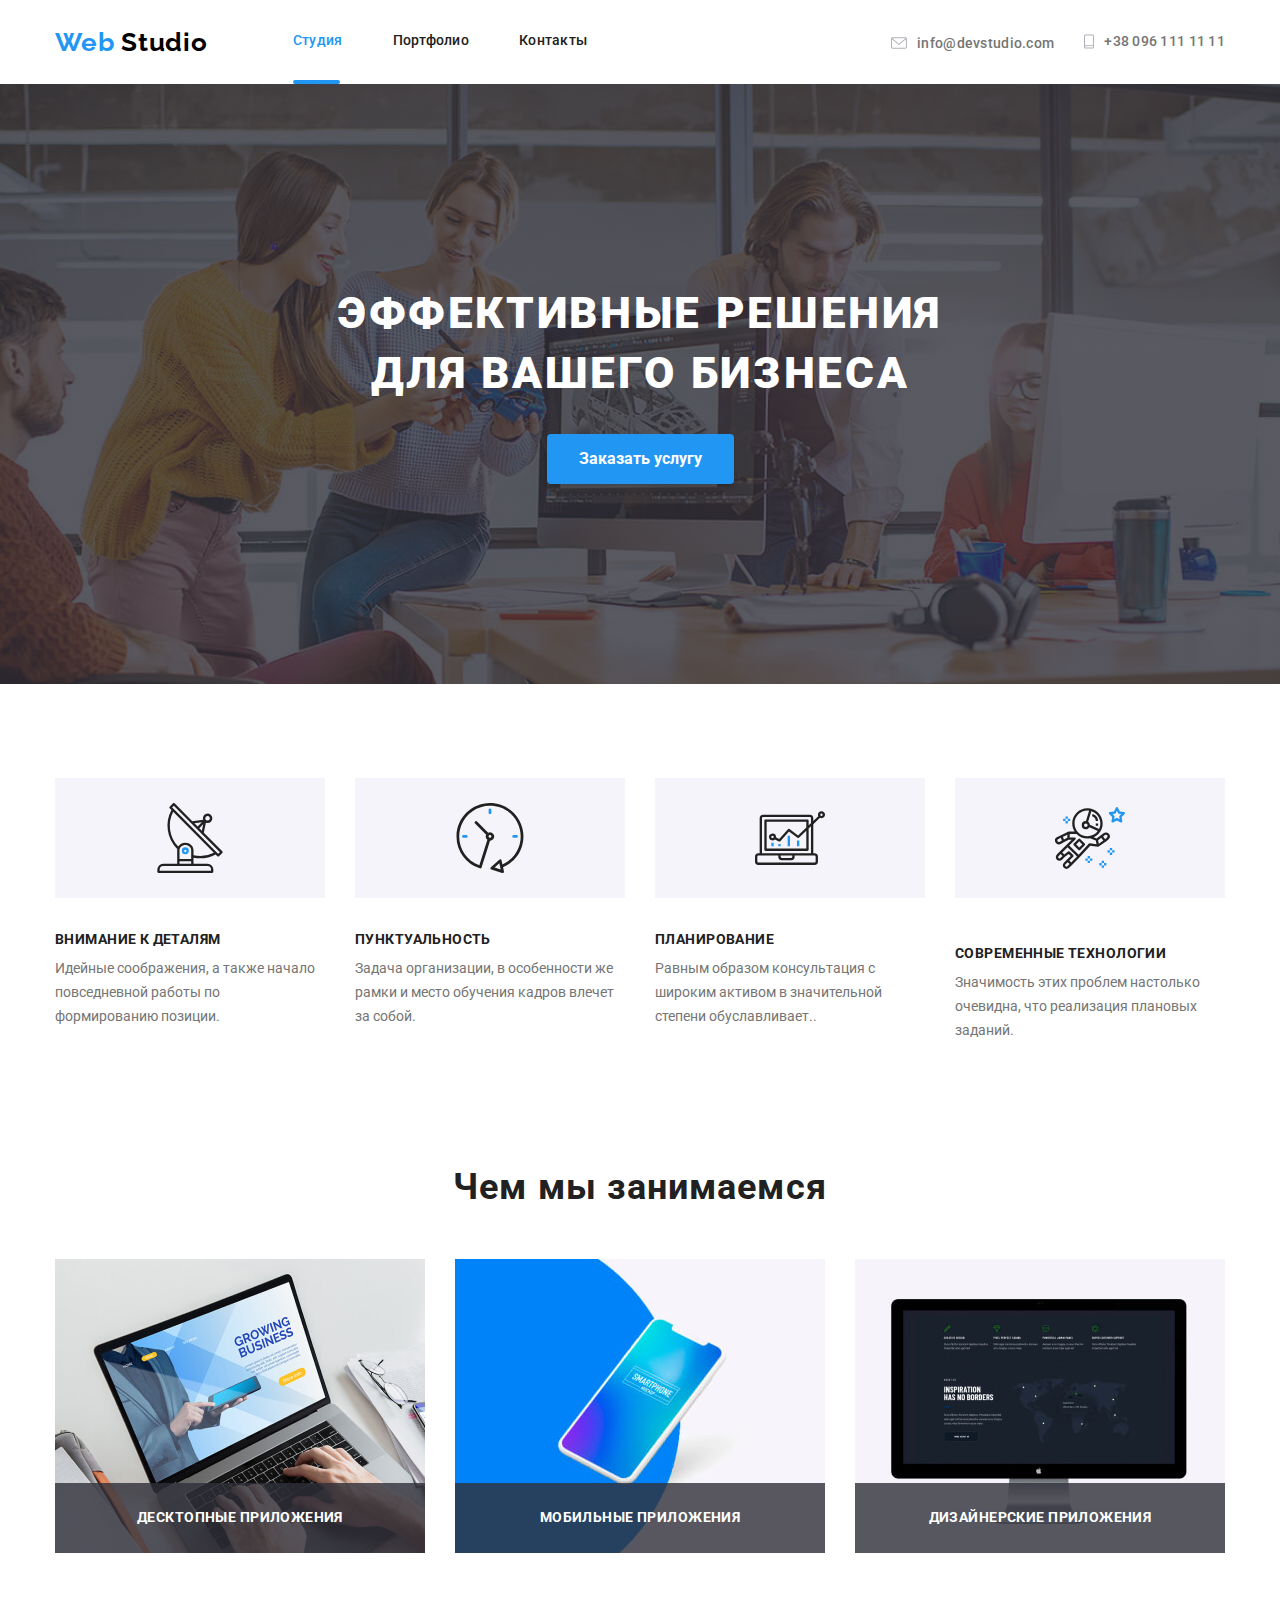
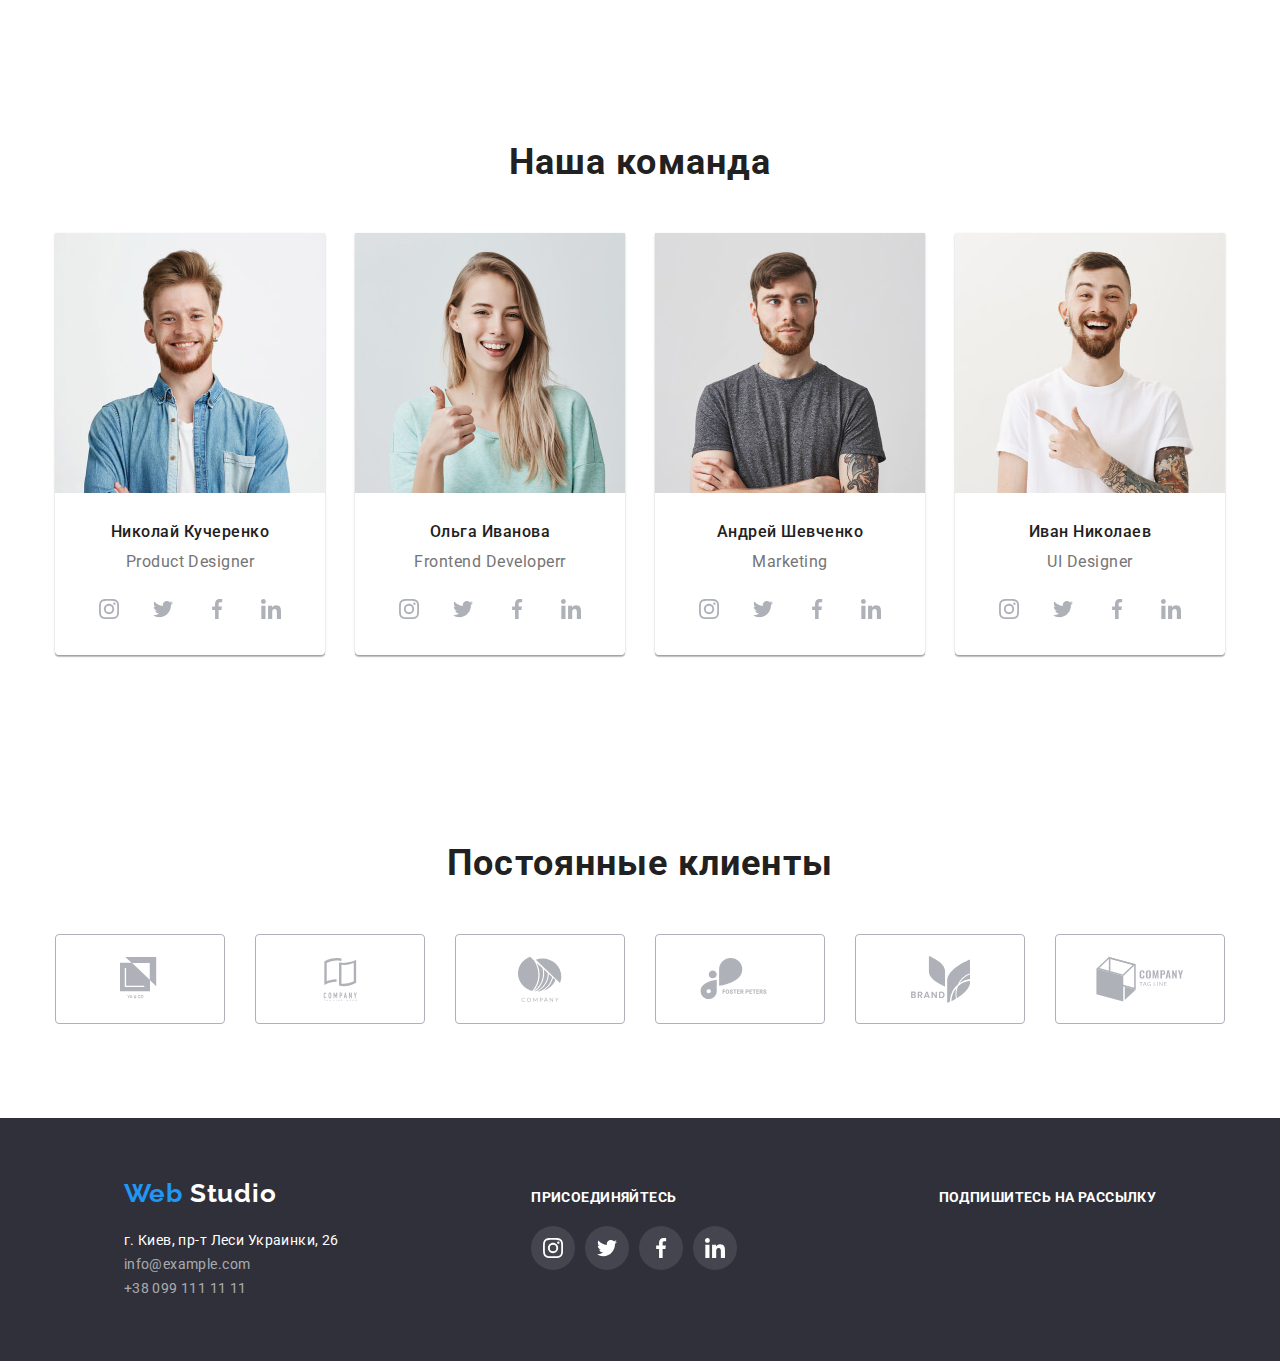
<file: index.html>
<!DOCTYPE html>
<html lang="ru">
  <head>
    <meta charset="UTF-8" />
    <meta name="viewport" content="width=device-width, initial-scale=1.0" />
    <title>WEB STUDIO</title>
    <link
      href="https://fonts.googleapis.com/css2?family=Raleway:wght@700&family=Roboto:wght@400;500;700&display=swap"
      rel="stylesheet"
    />
    <link rel="stylesheet" href="./css/normalize.css" />
    <link rel="stylesheet" href="./css/style.css" />
  </head>
  <body>
    <header class="header">
      <div class="container flex-header">
        <nav class="navigation">
          <a href="./index.html" class="logo link"><span>Web </span>Studio</a>
          <ul class="navigation-list">
            <li class="navigation-list-item studio list">
              <a class="navigation-list-link link current" href="./index.html"
                >Студия</a
              >
            </li>
            <li class="navigation-list-item list">
              <a class="navigation-list-link link" href="./portfolio.html"
                >Портфолио</a
              >
            </li>
            <li class="navigation-list-item list">
              <a class="navigation-list-link link" href="">Контакты</a>
            </li>
          </ul>
        </nav>
        <address class="header-adress">
          <ul class="header-adress-list list flex-container">
            <li class="header-adress-item list">
              <a
                class="header-adress-mail link"
                href="mailto:info@devstudio.com"
                ><svg class="header-adress-mail-svg" width="16" height="12">
                  <use href="./images/symbol-defs.svg#icon-envelope"></use>
                </svg>
                info@devstudio.com
              </a>
            </li>
            <li class="header-adress-item list">
              <a class="header-adress-tel link" href="tel:+38096111111"
                ><svg class="header-adress-mail-svg" width="10" height="15">
                  <use href="./images/symbol-defs.svg#icon-smartphone-1"></use>
                </svg>
                +38 096 111 11 11</a
              >
            </li>
          </ul>
        </address>
      </div>
    </header>
    <main>
      <!--------------------------------------HERO-------------------->
      <section class="hero">
        <div class="hero-text">
          <h1 class="hero-title">
            Эффективные решения <br />
            для вашего бизнеса
          </h1>
          <button class="main-button">Заказать услугу</button>
        </div>
      </section>
      <!--About Us-->
      <section class="about-us section">
        <div class="container">
          <ul class="about-us-list">
            <li class="about-us-item svg1 list">
              <h3 class="about-us-title title">Внимание к деталям</h3>
              <p class="about-us-description">
                Идейные соображения, а также начало повседневной работы по
                формированию позиции.
              </p>
            </li>
            <li class="about-us-item svg2 list">
              <h3 class="about-us-title title">Пунктуальность</h3>
              <p class="about-us-description">
                Задача организации, в особенности же рамки и место обучения
                кадров влечет за собой.
              </p>
            </li>
            <li class="about-us-item svg3 list">
              <h3 class="about-us-title title">Планирование</h3>
              <p class="about-us-description">
                Равным образом консультация с широким активом в значительной
                степени обуславливает..
              </p>
            </li>
            <li class="about-us-item svg4 list">
              <h3 class="about-us-title">Современные технологии</h3>
              <p class="about-us-description">
                Значимость этих проблем настолько очевидна, что реализация
                плановых заданий.
              </p>
            </li>
          </ul>
        </div>
      </section>
      <!----------------------offers-------------------------->
      <section class="offers section">
        <div class="container">
          <h2 class="offers-main-title">Чем мы занимаемся</h2>
          <ul class="offers-list">
            <li class="offers-list-item list">
              <img
                src="./images/pc.jpg"
                alt="desktop"
                width="370"
                height="294"
              />
              <h3 class="offers-title title">Десктопные приложения</h3>
            </li>
            <li class="offers-list-item list">
              <img
                src="./images/box.jpg"
                width="370"
                alt="mobile"
                height="294"
              />
              <h3 class="offers-title title title">Мобильные приложения</h3>
            </li>
            <li class="offers-list-item list">
              <img
                src="./images/pc2.jpg"
                alt="disign"
                width="370"
                height="294"
              />
              <h3 class="offers-title title">Дизайнерские приложения</h3>
            </li>
          </ul>
        </div>
      </section>
      <!--Our team-->
      <section class="ourteam section">
        <div class="container">
          <h2 class="ourteam-main-title">Наша команда</h2>
          <ul class="ourteam-list">
            <li class="ourteam-list-item list">
              <img
                class="ourteam-photo"
                src="./images/imgNikolay.jpg"
                alt="Николай Кучеренко"
                width="270"
                height="260"
              />
              <h3 class="ourteam-title title">Николай Кучеренко</h3>
              <p class="ourteam-text" lang="en">Product Designer</p>
              <ul class="social-links-list">
                <li class="social-links-item list">
                  <a
                    class="social-links link"
                    href=""
                    aria-label="иконка инстаграмм"
                  >
                    <svg class="social-links-svg" width="20" height="20">
                      <use href="./images/symbol-defs.svg#icon-instagram"></use>
                    </svg>
                  </a>
                </li>
                <li class="social-links-item list">
                  <a
                    class="social-links link"
                    href=""
                    aria-label="иконка твитер"
                    ><svg class="social-links-svg" width="20" height="20">
                      <use href="./images/symbol-defs.svg#icon-twitter"></use>
                    </svg>
                  </a>
                </li>
                <li class="social-links-item list">
                  <a
                    class="social-links link"
                    href=""
                    aria-label="иконка фейсбук"
                    ><svg class="social-links-svg" width="20" height="20">
                      <use href="./images/symbol-defs.svg#icon-facebook"></use>
                    </svg>
                  </a>
                </li>
                <li class="social-links-item list">
                  <a
                    class="social-links link"
                    href=""
                    aria-label="иконка линкедин"
                    ><svg class="social-links-svg" width="20" height="20">
                      <use href="./images/symbol-defs.svg#icon-linkedin"></use>
                    </svg>
                  </a>
                </li>
              </ul>
            </li>
            <li class="ourteam-list-item list">
              <img
                class="ourteam-photo"
                src="./images/imgOlga.jpg"
                alt="Ольга Иванова"
                width="270"
                height="260"
              />
              <h3 class="ourteam-title title">Ольга Иванова</h3>
              <p class="ourteam-text" lang="en">Frontend Developerr</p>
              <ul class="social-links-list">
                <li class="social-links-item list">
                  <a
                    class="social-links link"
                    href=""
                    aria-label="иконка инстаграмм"
                  >
                    <svg class="social-links-svg" width="20" height="20">
                      <use href="./images/symbol-defs.svg#icon-instagram"></use>
                    </svg>
                  </a>
                </li>
                <li class="social-links-item list">
                  <a
                    class="social-links link"
                    href=""
                    aria-label="иконка твитер"
                    ><svg class="social-links-svg" width="20" height="20">
                      <use href="./images/symbol-defs.svg#icon-twitter"></use>
                    </svg>
                  </a>
                </li>
                <li class="social-links-item list">
                  <a
                    class="social-links link"
                    href=""
                    aria-label="иконка фейсбук"
                    ><svg class="social-links-svg" width="20" height="20">
                      <use href="./images/symbol-defs.svg#icon-facebook"></use>
                    </svg>
                  </a>
                </li>
                <li class="social-links-item list">
                  <a
                    class="social-links link"
                    href=""
                    aria-label="иконка линкедин"
                    ><svg class="social-links-svg" width="20" height="20">
                      <use href="./images/symbol-defs.svg#icon-linkedin"></use>
                    </svg>
                  </a>
                </li>
              </ul>
            </li>
            <li class="ourteam-list-item list">
              <img
                class="ourteam-photo"
                src="./images/imgandrej.jpg"
                alt="Андрей Шевченко"
                width="270"
                height="260"
              />
              <h3 class="ourteam-title title">Андрей Шевченко</h3>
              <p class="ourteam-text" lang="en">Marketing</p>
              <ul class="social-links-list">
                <li class="social-links-item list">
                  <a
                    class="social-links link"
                    href=""
                    aria-label="иконка инстаграмм"
                  >
                    <svg class="social-links-svg" width="20" height="20">
                      <use href="./images/symbol-defs.svg#icon-instagram"></use>
                    </svg>
                  </a>
                </li>
                <li class="social-links-item list">
                  <a
                    class="social-links link"
                    href=""
                    aria-label="иконка твитер"
                    ><svg class="social-links-svg" width="20" height="20">
                      <use href="./images/symbol-defs.svg#icon-twitter"></use>
                    </svg>
                  </a>
                </li>
                <li class="social-links-item list">
                  <a
                    class="social-links link"
                    href=""
                    aria-label="иконка фейсбук"
                    ><svg class="social-links-svg" width="20" height="20">
                      <use href="./images/symbol-defs.svg#icon-facebook"></use>
                    </svg>
                  </a>
                </li>
                <li class="social-links-item list">
                  <a
                    class="social-links link"
                    href=""
                    aria-label="иконка линкедин"
                    ><svg class="social-links-svg" width="20" height="20">
                      <use href="./images/symbol-defs.svg#icon-linkedin"></use>
                    </svg>
                  </a>
                </li>
              </ul>
            </li>
            <li class="ourteam-list-item list">
              <img
                class="ourteam-photo"
                src="./images/imgivan.jpg"
                alt="Иван Николаев"
                width="270"
                height="260"
              />
              <h3 class="ourteam-title title">Иван Николаев</h3>
              <p class="ourteam-text" lang="en">UI Designer</p>
              <ul class="social-links-list">
                <li class="social-links-item list">
                  <a
                    class="social-links link"
                    href=""
                    aria-label="иконка инстаграмм"
                  >
                    <svg class="social-links-svg" width="20" height="20">
                      <use href="./images/symbol-defs.svg#icon-instagram"></use>
                    </svg>
                  </a>
                </li>
                <li class="social-links-item list">
                  <a
                    class="social-links link"
                    href=""
                    aria-label="иконка твитер"
                    ><svg class="social-links-svg" width="20" height="20">
                      <use href="./images/symbol-defs.svg#icon-twitter"></use>
                    </svg>
                  </a>
                </li>
                <li class="social-links-item list">
                  <a
                    class="social-links link"
                    href=""
                    aria-label="иконка фейсбук"
                    ><svg class="social-links-svg" width="20" height="20">
                      <use href="./images/symbol-defs.svg#icon-facebook"></use>
                    </svg>
                  </a>
                </li>
                <li class="social-links-item list">
                  <a
                    class="social-links link"
                    href=""
                    aria-label="иконка линкедин"
                    ><svg class="social-links-svg" width="20" height="20">
                      <use href="./images/symbol-defs.svg#icon-linkedin"></use>
                    </svg>
                  </a>
                </li>
              </ul>
            </li>
          </ul>
        </div>
      </section>
      <!--Our clients-->
      <section class="clients section">
        <div class="container">
          <h2 class="clients-title">Поcтоянные клиенты</h2>
          <ul class="clients-list">
            <li class="clients-list-item list">
              <a class="clients-links link" href="client1"
                ><svg class="clients-links-svg" width="40" height="52">
                  <use href="./images/symbol-defs.svg#icon-logo1"></use>
                </svg>
              </a>
            </li>
            <li class="clients-list-item list">
              <a class="clients-links link" href="client2"
                ><svg class="clients-links-svg" width="41" height="43">
                  <use href="./images/symbol-defs.svg#icon-logo2"></use>
                </svg>
              </a>
            </li>
            <li class="clients-list-item list">
              <a class="clients-links link" href="client3"
                ><svg class="clients-links-svg" width="44" height="49">
                  <use href="./images/symbol-defs.svg#icon-logo3"></use>
                </svg>
              </a>
            </li>
            <li class="clients-list-item list">
              <a class="clients-links link" href="client4"
                ><svg class="clients-links-svg" width="80" height="42">
                  <use href="./images/symbol-defs.svg#icon-logo4"></use>
                </svg>
              </a>
            </li>
            <li class="clients-list-item list">
              <a class="clients-links link" href="client5"
                ><svg class="clients-links-svg" width="59" height="47">
                  <use href="./images/symbol-defs.svg#icon-logo5"></use>
                </svg>
              </a>
            </li>
            <li class="clients-list-item list">
              <a class="clients-links link" href="client6"
                ><svg class="clients-links-svg" width="88" height="45">
                  <use href="./images/symbol-defs.svg#icon-logo6"></use>
                </svg>
              </a>
            </li>
          </ul>
        </div>
      </section>
    </main>
    <!-------------------------------Footer--------------------------------------------->
    <footer class="footer">
      <div class="container flex-container">
        <div class="logo-adress">
          <a class="logo-footer link" href="./index.html"
            ><span>Web </span>Studio</a
          >
          <address>
            <ul class="footer-adress">
              <li class="footer-contacts-item list">
                <a
                  class="adress-footer link"
                  href="https://goo.gl/maps/j82PAnzbgsZSM37J8"
                  target="blanc"
                  >г. Киев, пр-т Леси Украинки, 26</a
                >
              </li>
              <li class="footer-contacts-item list">
                <a class="contacts-footer link" href="mailto:info@example.com"
                  >info@example.com</a
                >
              </li>
              <li class="footer-contacts-item list">
                <a class="contacts-footer link" href="tel:+380991111111"
                  >+38 099 111 11 11</a
                >
              </li>
            </ul>
          </address>
        </div>

        <div class="footer-join">
          <b class="footer-title">Присоединяйтесь</b>
          <ul class="footer-social-links">
            <li class="social-links-item list">
              <a
                class="social-links-footer link"
                href=""
                aria-label="иконка инстаграмм"
                ><svg class="social-links-svg-footer" width="20" height="20">
                  <use
                    href="./images/symbol-defs.svg#icon-instagram"
                  ></use></svg
              ></a>
            </li>
            <li class="social-links-item list">
              <a
                class="social-links-footer link"
                href=""
                aria-label="иконка твитер"
                ><svg class="social-links-svg-footer" width="20" height="20">
                  <use href="./images/symbol-defs.svg#icon-twitter"></use></svg
              ></a>
            </li>
            <li class="social-links-item list">
              <a
                class="social-links-footer link"
                href=""
                aria-label="иконка фейсбук"
                ><svg class="social-links-svg-footer" width="20" height="20">
                  <use href="./images/symbol-defs.svg#icon-facebook"></use></svg
              ></a>
            </li>
            <li class="social-links-item list">
              <a
                class="social-links-footer link"
                href=""
                aria-label="иконка линкедин"
                ><svg class="social-links-svg-footer" width="20" height="20">
                  <use href="./images/symbol-defs.svg#icon-linkedin"></use></svg
              ></a>
            </li>
          </ul>
        </div>
        <div>
          <b class="footer-title">Подпишитесь на рассылку</b>
        </div>
      </div>
    </footer>
  </body>
</html>
</file>
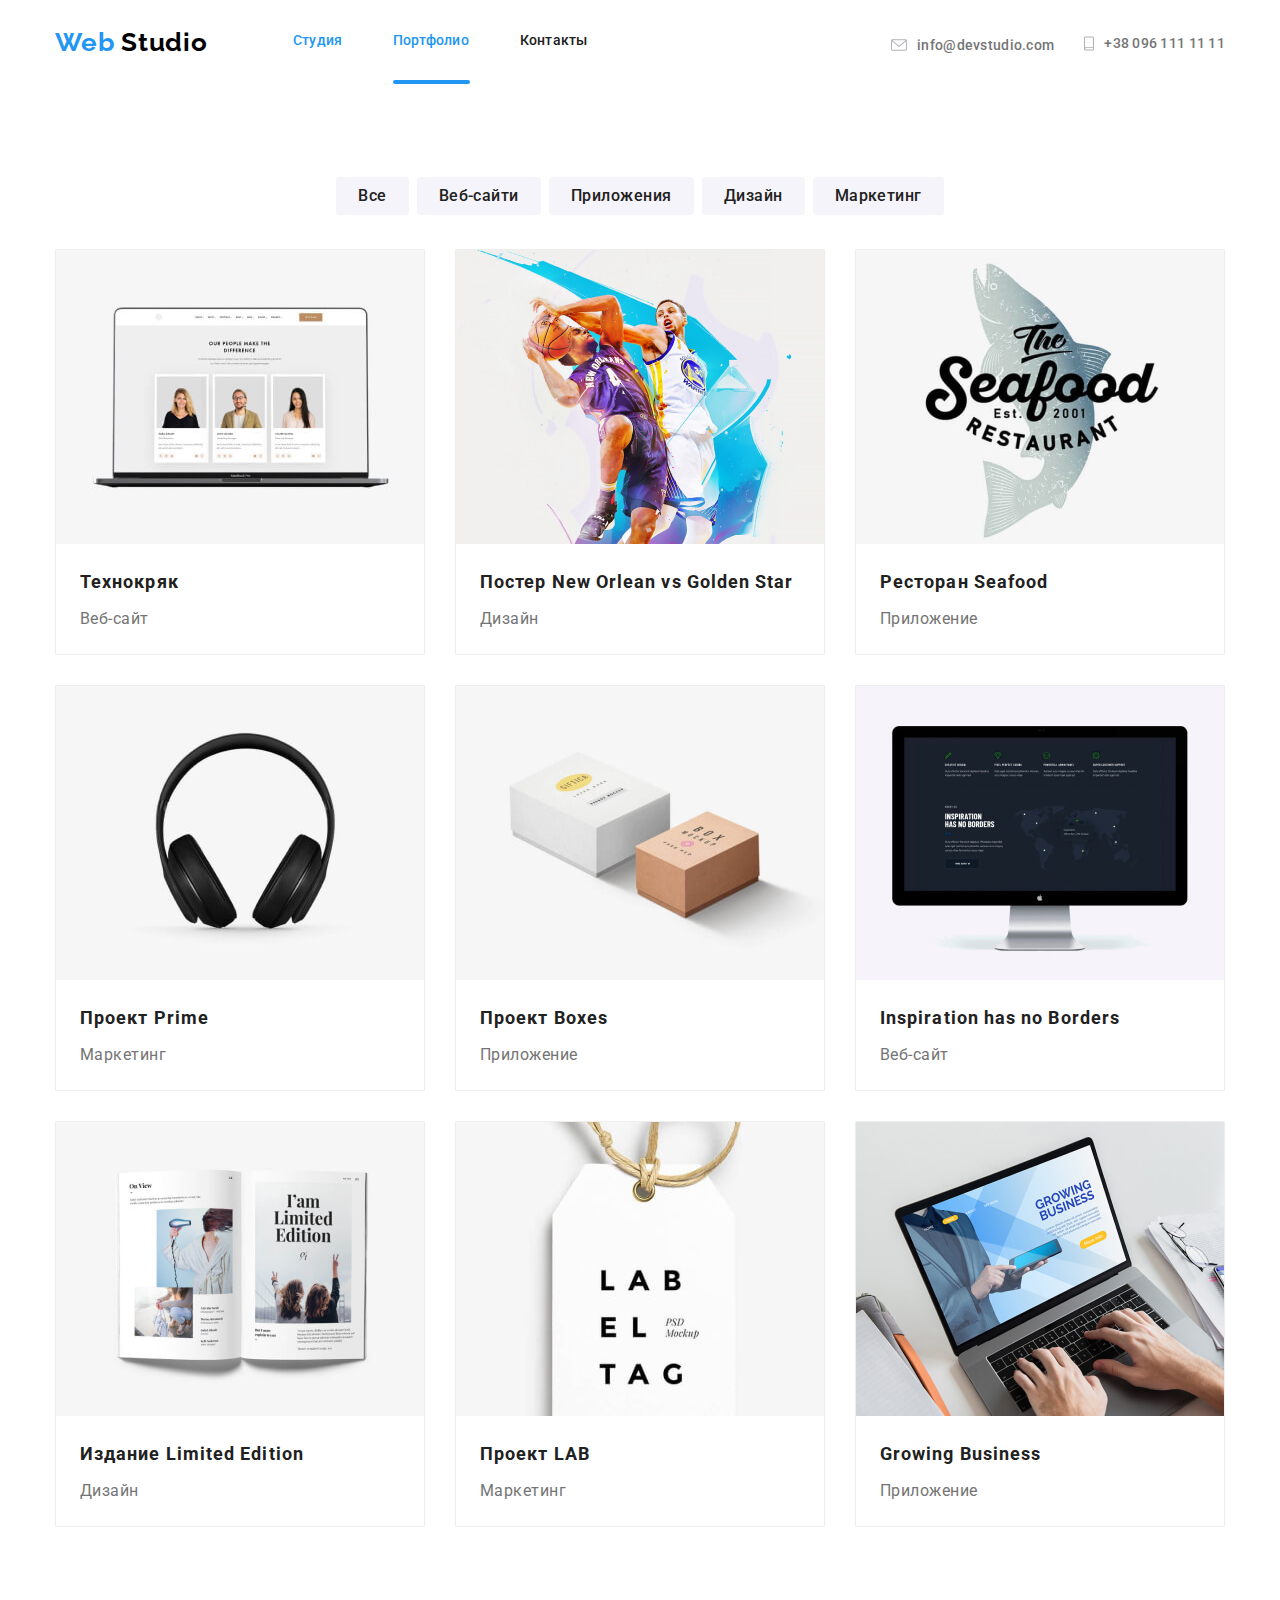
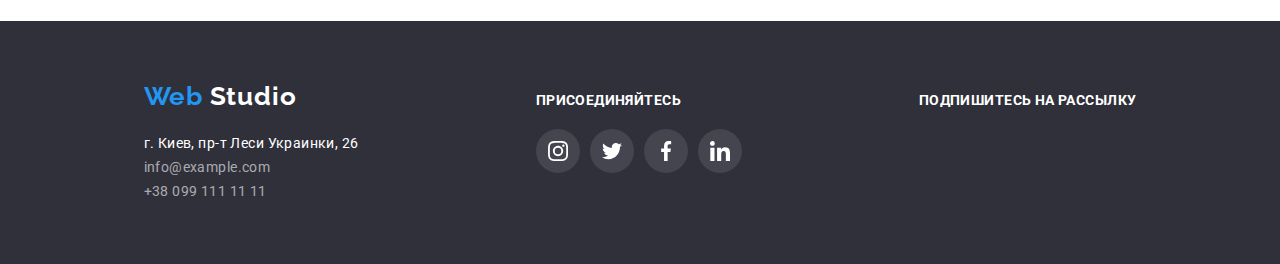
<file: portfolio.html>
<!DOCTYPE html>
<html lang="ru">
  <head>
    <meta charset="UTF-8" />
    <meta name="viewport" content="width=device-width, initial-scale=1.0" />
    <title>WEB STUDIO</title>
    <link
      href="https://fonts.googleapis.com/css2?family=Raleway:wght@700&family=Roboto:wght@400;500;700&display=swap"
      rel="stylesheet"
    />
    <link rel="stylesheet" href="./css/normalize.css" />
    <link rel="stylesheet" href="./css/style.css" />
  </head>
  <body>
    <header class="header">
      <div class="container flex-container">
        <nav class="navigation">
          <a href="./index.html" class="logo link"><span>Web </span>Studio</a>
          <ul class="navigation-list">
            <li class="navigation-list-item list">
              <a class="navigation-list-link link current" href="./index.html"
                >Студия</a
              >
            </li>
            <li class="navigation-list-item portfolio list">
              <a
                class="navigation-list-link link current"
                href="./portfolio.html"
                >Портфолио</a
              >
            </li>
            <li class="navigation-list-item list">
              <a class="navigation-list-link link" href="">Контакты</a>
            </li>
          </ul>
        </nav>
        <address class="header-adress">
          <ul class="header-adress-list list flex-container">
            <li class="header-adress-item list">
              <a
                class="header-adress-mail link"
                href="mailto:info@devstudio.com"
                ><svg class="header-adress-mail-svg" width="16" height="12">
                  <use href="./images/symbol-defs.svg#icon-envelope"></use>
                </svg>
                info@devstudio.com
              </a>
            </li>
            <li class="header-adress-item list">
              <a class="header-adress-tel link" href="tel:+38096111111"
                ><svg class="header-adress-mail-svg" width="10" height="15">
                  <use href="./images/symbol-defs.svg#icon-smartphone-1"></use>
                </svg>
                +38 096 111 11 11</a
              >
            </li>
          </ul>
        </address>
      </div>
    </header>
    <main>
      <div class="container">
        <h1 hidden>ПОРТФОЛИО</h1>
        <ul class="button-list">
          <li class="button-item list">
            <button class="button-filter">Все</button>
          </li>
          <li class="button-item list">
            <button class="button-filter">Веб-сайти</button>
          </li>
          <li class="button-item list">
            <button class="button-filter">Приложения</button>
          </li>
          <li class="button-item list">
            <button class="button-filter">Дизайн</button>
          </li>
          <li class="button-item list">
            <button class="button-filter">Маркетинг</button>
          </li>
        </ul>
      </div>
      <!--Список работ-->
      <div class="container">
        <ul class="work-list">
          <li class="work-list-item list">
            <a class="work-link link" href="">
              <div class="portfolio-wrapper">
                <img
                  src="./images/portfolio/img1.jpg"
                  alt="Веб-сайт"
                  width="370"
                  height="294"
                />
                <p class="work-list-text">
                  Технокряк это современная площадка распространения
                  коронавируса. Компании используют эту платформу для цифрового
                  шпионажа и атак на защищённые сервера конкурентов.
                </p>
              </div>
              <div class="text">
                <h2 class="work-list-title">Технокряк</h2>
                <p class="work-list-discription">Веб-сайт</p>
              </div>
            </a>
          </li>
          <li class="work-list-item list">
            <a class="work-link link" href="">
              <div class="portfolio-wrapper">
                <img
                  src="./images/portfolio/img2.jpg"
                  alt="Дизайн"
                  width="370"
                  height="294"
                />
                <p class="work-list-text">
                  Технокряк это современная площадка распространения
                  коронавируса. Компании используют эту платформу для цифрового
                  шпионажа и атак на защищённые сервера конкурентов.
                </p>
              </div>
              <div class="text">
                <h2 class="work-list-title">
                  Постер <span lang="en">New Orlean vs Golden Star</span>
                </h2>
                <p class="work-list-discription">Дизайн</p>
              </div>
            </a>
          </li>
          <li class="work-list-item list">
            <a class="work-link link" href="">
              <div class="portfolio-wrapper">
                <img
                  src="./images/portfolio/img3.jpg"
                  alt="Приложение"
                  width="370"
                  height="294"
                />
                <p class="work-list-text">
                  Технокряк это современная площадка распространения
                  коронавируса. Компании используют эту платформу для цифрового
                  шпионажа и атак на защищённые сервера конкурентов.
                </p>
              </div>
              <div class="text">
                <h2 class="work-list-title">
                  Ресторан <span lang="en">Seafood</span>
                </h2>
                <p class="work-list-discription">Приложение</p>
              </div>
            </a>
          </li>
          <li class="work-list-item list">
            <a class="work-link link" href="">
              <div class="portfolio-wrapper">
                <img
                  src="./images/portfolio/img4.jpg"
                  alt="Приложение"
                  width="370"
                  height="294"
                />
                <p class="work-list-text">
                  Технокряк это современная площадка распространения
                  коронавируса. Компании используют эту платформу для цифрового
                  шпионажа и атак на защищённые сервера конкурентов.
                </p>
              </div>
              <div class="text">
                <h2 class="work-list-title">
                  Проект <span lang="en">Prime</span>
                </h2>

                <p class="work-list-discription">Маркетинг</p>
              </div>
            </a>
          </li>
          <li class="work-list-item list">
            <a class="work-link link" href="">
              <div class="portfolio-wrapper">
                <img
                  src="./images/portfolio/img5.jpg"
                  alt="Приложение"
                  width="370"
                  height="294"
                />
                <p class="work-list-text">
                  Технокряк это современная площадка распространения
                  коронавируса. Компании используют эту платформу для цифрового
                  шпионажа и атак на защищённые сервера конкурентов.
                </p>
              </div>
              <div class="text">
                <h2 class="work-list-title">
                  Проект <span lang="en">Boxes</span>
                </h2>
                <p class="work-list-discription">Приложение</p>
              </div>
            </a>
          </li>
          <li class="work-list-item list">
            <a class="work-link link" href="">
              <div class="portfolio-wrapper">
                <img
                  src="./images/portfolio/img6.jpg"
                  alt="Приложение"
                  width="370"
                  height="294"
                />
                <p class="work-list-text">
                  Технокряк это современная площадка распространения
                  коронавируса. Компании используют эту платформу для цифрового
                  шпионажа и атак на защищённые сервера конкурентов.
                </p>
              </div>
              <div class="text">
                <h2 class="work-list-title" lang="en">
                  Inspiration has no Borders
                </h2>

                <p class="work-list-discription">Веб-сайт</p>
              </div>
            </a>
          </li>
          <li class="work-list-item list">
            <a class="work-link link" href="">
              <div class="portfolio-wrapper">
                <img
                  src="./images/portfolio/img7.jpg"
                  alt="Приложение"
                  width="370"
                  height="294"
                />
                <p class="work-list-text">
                  Технокряк это современная площадка распространения
                  коронавируса. Компании используют эту платформу для цифрового
                  шпионажа и атак на защищённые сервера конкурентов.
                </p>
              </div>
              <div class="text">
                <h2 class="work-list-title">
                  Издание <span lang="en">Limited Edition</span>
                </h2>

                <p class="work-list-discription">Дизайн</p>
              </div>
            </a>
          </li>
          <li class="work-list-item list">
            <a class="work-link link" href="">
              <div class="portfolio-wrapper">
                <img
                  src="./images/portfolio/img8.jpg"
                  alt="Приложение"
                  width="370"
                  height="294"
                />
                <p class="work-list-text">
                  Технокряк это современная площадка распространения
                  коронавируса. Компании используют эту платформу для цифрового
                  шпионажа и атак на защищённые сервера конкурентов.
                </p>
              </div>
              <div class="text">
                <h2 class="work-list-title">
                  Проект <span lang="en">LAB</span>
                </h2>
                <p class="work-list-discription">Маркетинг</p>
              </div>
            </a>
          </li>
          <li class="work-list-item list">
            <a class="work-link link" href="">
              <div class="portfolio-wrapper">
                <img
                  src="./images/portfolio/img9.jpg"
                  alt="Приложение"
                  width="370"
                  height="294"
                />
                <p class="work-list-text">
                  Технокряк это современная площадка распространения
                  коронавируса. Компании используют эту платформу для цифрового
                  шпионажа и атак на защищённые сервера конкурентов.
                </p>
              </div>
              <div class="text">
                <h2 class="work-list-title" lang="en">Growing Business</h2>
                <p class="work-list-discription">Приложение</p>
              </div>
            </a>
          </li>
        </ul>
      </div>
    </main>
    <!--Footer-->

    <footer class="footer">
      <div class="container flex-container">
        <div>
          <a class="logo-footer link" href="./index.html"
            ><span>Web </span>Studio</a
          >
          <address>
            <ul>
              <li class="footer-contacts-item list">
                <a
                  class="adress-footer link"
                  href="https://goo.gl/maps/j82PAnzbgsZSM37J8"
                  target="blanc"
                  >г. Киев, пр-т Леси Украинки, 26</a
                >
              </li>
              <li class="footer-contacts-item list">
                <a class="contacts-footer link" href="mailto:info@example.com"
                  >info@example.com</a
                >
              </li>
              <li class="footer-contacts-item list">
                <a class="contacts-footer link" href="tel:+380991111111"
                  >+38 099 111 11 11</a
                >
              </li>
            </ul>
          </address>
        </div>
        <div>
          <b class="footer-title">Присоединяйтесь</b>
          <ul class="footer-social-links">
            <li class="social-links-item list">
              <a
                class="social-links-footer link"
                href=""
                aria-label="иконка инстаграмм"
                ><svg class="social-links-svg-footer" width="20" height="20">
                  <use
                    href="./images/symbol-defs.svg#icon-instagram"
                  ></use></svg
              ></a>
            </li>
            <li class="social-links-item list">
              <a
                class="social-links-footer link"
                href=""
                aria-label="иконка твитер"
                ><svg class="social-links-svg-footer" width="20" height="20">
                  <use href="./images/symbol-defs.svg#icon-twitter"></use></svg
              ></a>
            </li>
            <li class="social-links-item list">
              <a
                class="social-links-footer link"
                href=""
                aria-label="иконка фейсбук"
                ><svg class="social-links-svg-footer" width="20" height="20">
                  <use href="./images/symbol-defs.svg#icon-facebook"></use></svg
              ></a>
            </li>
            <li class="social-links-item list">
              <a
                class="social-links-footer link"
                href=""
                aria-label="иконка линкедин"
                ><svg class="social-links-svg-footer" width="20" height="20">
                  <use href="./images/symbol-defs.svg#icon-linkedin"></use></svg
              ></a>
            </li>
          </ul>
        </div>
        <div>
          <b class="footer-title">Подпишитесь на рассылку</b>
        </div>
      </div>
    </footer>
  </body>
</html>
</file>
<file: css/style.css>
/*---------------------  Основыне настройки--------------------- */
:root {
  --title-main-color: #212121;
  --accent-color: #2196f3;
  --main-text-color: #757575;
  --light-text-color: #ffffff;
  --main-font: "Roboto", sans-serif;
  --second-font-color: #afb1b8;
}
html {
  box-sizing: border-box;
}
*,
*::before,
*::after {
  box-sizing: inherit;
}
body {
  font-family: var(--main-font);
  font-size: 14px;
  font-style: normal;
  background-color: var(--light-text-color);
}
ul {
  margin: 0;
  padding: 0;
}
h1,
h2 {
  margin: 0;
}
H1,
h2,
h3,
h4 {
  font-weight: 700;
  color: var(--title-main-color);
}
.link {
  text-decoration: none;
  display: block;
}
.list {
  list-style: none;
}
img {
  display: block;
}
.section {
  padding-bottom: 94px;
}
.title {
  margin: 0;
}
/*--------------------Header----------------*/
.container {
  margin-left: auto;
  margin-right: auto;
  width: 1200px;
  padding-left: 15px;
  padding-right: 15px;
}
.navigation {
  display: flex;
  align-items: center;
}
header {
  background: var(--light-text-color);
}
.navigation-list {
  display: flex;
}
.navigation-list-item:not(:last-child) {
  margin-right: 50px;
}
.flex-header {
  display: flex;
  align-items: center;
}
.header-adress {
  margin-left: auto;
}
.header-adress-item:not(:last-child) {
  margin-right: 30px;
}
.logo {
  font-family: "Raleway";
  font-weight: 700;
  font-size: 26px;
  line-height: 31px;
  letter-spacing: 0.03em;
  color: #000000;
  margin-right: 85px;
}
.logo span {
  font-family: "Raleway";
  font-weight: bold;
  font-size: 26px;
  line-height: 31px;
  letter-spacing: 0.03em;
  color: var(--accent-color);
}
.navigation-list-link {
  font-weight: 500;
  font-size: 14px;
  line-height: 1.143;
  letter-spacing: 0.02em;
  color: var(--title-main-color);
  padding-top: 32px;
  padding-bottom: 32px;
  transition: color 250ms cubic-bezier(0.4, 0, 0.2, 1);
}
.navigation-list-link:hover,
.navigation-list-link:focus,
.navigation-list-link:active,
.navigation-list-link.current {
  color: var(--accent-color);
}
.header-adress-mail,
.header-adress-tel {
  display: flex;
  align-items: center;
  font-family: var(--main-font);
  font-style: normal;
  font-weight: 500;
  font-size: 14px;
  line-height: 16px;
  letter-spacing: 0.02em;
  color: var(--main-text-color);
  transition: color 250ms cubic-bezier(0.4, 0, 0.2, 1);
}
.header-adress-mail:hover,
.header-adress-mail:focus,
.header-adress-tel:hover,
.header-adress-tel:focus {
  color: var(--accent-color);
}
.navigation-list-item.studio::after {
  display: block;
  width: 47px;
  height: 4px;
  content: "";
  background: var(--accent-color);
  border-radius: 2px;
}
.navigation-list-item.portfolio::after {
  display: block;
  width: 77px;
  height: 4px;
  content: "";
  background: var(--accent-color);
  border-radius: 2px;
}
.header-adress-mail-svg {
  margin-right: 10px;
  fill: var(--second-font-color);
  transition: fill 250ms cubic-bezier(0.4, 0, 0.2, 1);
}
.header-adress-item:hover .header-adress-mail-svg {
  fill: var(--accent-color);
  color: var(--accent-color);
}

/*------------------------------H__E___R___O-----------------------------------------*/
.hero {
  text-align: center;
  background-position: center;
  background-image: linear-gradient(
      to right,
      rgba(47, 48, 58, 0.8),
      rgba(47, 48, 58, 0.8)
    ),
    url(../images/Hero.jpg);
  height: 600px;
  max-width: 1600px;
  margin-left: auto;
  margin-right: auto;
}

.hero-title {
  font-weight: 900;
  font-size: 44px;
  line-height: 1.36;
  text-align: center;
  letter-spacing: 0.06em;
  text-transform: uppercase;
  color: var(--light-text-color);
  padding-top: 200px;
  padding-bottom: 30px;
}
.main-button {
  font-family: "Roboto";
  font-weight: 700;
  font-size: 16px;
  line-height: 1.875;
  color: var(--light-text-color);
  background-color: var(--accent-color);
  box-shadow: 0px 4px 4px rgba(0, 0, 0, 0.15);
  border-radius: 4px;
  font-family: var(--main-font);
  border: 0;
  padding: 10px 32px;
}

/*-------------------------ABOUT US-------------------------*/
.about-us-description {
  font-family: var(--main-font);
  font-weight: 400;
  font-size: 14px;
  line-height: 1.71;
  color: var(--main-text-color);
  margin: 0;
}
.about-us {
  padding-top: 94px;
}
.about-us-list {
  display: flex;
}
.about-us-title {
  font-family: var(--main-font);
  font-size: 14px;
  line-height: 1.142;
  letter-spacing: 0.03em;
  text-transform: uppercase;
  margin-bottom: 10px;
}
.about-us-item:not(:last-child) {
  margin-right: 30px;
}
.about-us-item {
  margin-bottom: 30px;
}
.about-us-item.svg1::before {
  display: inline-block;
  content: "";
  width: 270px;
  height: 120px;
  margin-bottom: 30px;
  background: #f5f4fa;
  background-image: url(../images/antenna.svg);
  background-repeat: no-repeat;
  background-position: center;
}
.about-us-item.svg2::before {
  display: inline-block;
  content: "";
  width: 270px;
  height: 120px;
  background: #f5f4fa;
  background-image: url(../images/clock.svg);
  background-repeat: no-repeat;
  background-position: center;
  margin-bottom: 30px;
}
.about-us-item.svg3::before {
  display: inline-block;
  content: "";
  width: 270px;
  height: 120px;
  background: #f5f4fa;
  background-image: url(../images/diagram.svg);
  background-repeat: no-repeat;
  background-position: center;
  margin-bottom: 30px;
}
.about-us-item.svg4::before {
  display: inline-block;
  content: "";
  width: 270px;
  height: 120px;
  background: #f5f4fa;
  background-image: url(../images/astronaut.svg);
  background-repeat: no-repeat;
  background-position: center;
  margin-bottom: 30px;
}
/*-------------------OFFERS---------------------------*/
.offers-main-title {
  font-family: var(--main-font);
  font-size: 36px;
  line-height: 1.16;
  text-align: center;
  letter-spacing: 0.03em;
  margin-bottom: 50px;
}
.offers-list-item {
  width: 370px;
}
.offers-list-item:not(:last-child) {
  margin-right: 30px;
}
.offers-list {
  display: flex;
  justify-content: space-between;
  position: relative;
}
.offers-title {
  font-family: var(--main-font);
  font-size: 14px;
  line-height: 1.14;
  text-align: center;
  letter-spacing: 0.03em;
  text-transform: uppercase;
  color: var(--light-text-color);
  background-color: rgba(47, 48, 58, 0.8);
  position: absolute;
  padding-top: 27px;
  padding-bottom: 27px;
  bottom: 0px;
  width: 370px;
}
/*-------OUR TEAM---------------------------------*/
.ourteam-list {
  display: flex;
}
.ourteam.section {
  padding-top: 94px;
}
.ourteam-list-item {
  box-shadow: 0px 2px 1px rgba(0, 0, 0, 0.2), 0px 1px 1px rgba(0, 0, 0, 0.14),
    0px 1px 3px rgba(0, 0, 0, 0.12);
  border-radius: 0px 0px 4px 4px;
  width: 270px;
}
.ourteam-list-item:not(:last-child) {
  margin-right: 30px;
}
.ourteam-main-title {
  font-family: var(--main-font);
  font-size: 36px;
  line-height: 1.167;
  text-align: center;
  letter-spacing: 0.03em;
  margin-top: 0;
  margin-bottom: 50px;
}

.ourteam-title {
  font-family: var(--main-font);
  font-weight: 500;
  font-size: 16px;
  line-height: 1.18;
  text-align: center;
  letter-spacing: 0.03em;
}
.ourteam-photo {
  margin-bottom: 30px;
}
.ourteam-text {
  font-family: var(--main-font);
  font-weight: 400;
  font-size: 16px;
  line-height: 1.19;
  text-align: center;
  letter-spacing: 0.03em;
  color: var(--main-text-color);
  margin-top: 10px;
  margin-bottom: 16px;
}

.social-links-item:not(:last-child) {
  margin-right: 10px;
}
.social-links {
  font-family: var(--main-font);
  display: flex;
  justify-content: center;
  align-items: center;
  width: 44px;
  height: 44px;
  border-radius: 50%;
  background-color: #fff;
  transition: background-color 250ms cubic-bezier(0.4, 0, 0.2, 1);
}
.social-links-list {
  display: flex;
  justify-content: center;
  margin-bottom: 24px;
}
.social-links-svg {
  fill: #afb1b8;
  transition: fill 250ms cubic-bezier(0.4, 0, 0.2, 1);
}
.social-links:hover {
  background-color: var(--accent-color);
}
.social-links:hover .social-links-svg {
  fill: var(--light-text-color);
}
/*------------------ CLIENTS--------------------*/
.clients-title {
  font-family: var(--main-font);
  font-style: normal;
  font-weight: 700;
  font-size: 36px;
  line-height: 1.16;
  text-align: center;
  letter-spacing: 0.03em;
  color: var(--title-main-color);
  margin-bottom: 50px;
}
.clients.section {
  padding-top: 94px;
}
.clients-list {
  display: flex;
  justify-content: center;
  align-items: center;
}
.clients-links {
  display: flex;
  justify-content: space-around;
  align-items: center;
  box-sizing: border-box;
  border: var(--main-text-color);
  background: #ffffff;
  width: 170px;
  height: 90px;
  mix-blend-mode: normal;
  border: 1px solid #afb1b8;
  box-sizing: border-box;
  border-radius: 4px;
  transition: background-color 250ms cubic-bezier(0.4, 0, 0.2, 1);
}
.clients-links-svg {
  fill: var(--second-font-color);
  transition: fill 250ms cubic-bezier(0.4, 0, 0.2, 1);
}

.clients-links:hover {
  border: 1px solid var(--accent-color);
}
.clients-links:hover .clients-links-svg {
  fill: var(--accent-color);
}
.clients-list-item:not(:last-child) {
  margin-right: 30px;
}
/*-------------FOOTER------------------*/
.footer {
  background-color: #2f303a;
  color: var(--light-text-color);
  padding-top: 60px;
  padding-bottom: 60px;
}
.flex-container {
  display: flex;
  justify-content: space-around;
  align-items: baseline;
}
.footer-social-links {
  display: flex;
}
.social-links-footer:not(:last-child) {
  margin-right: 10px;
}

.logo-footer {
  font-family: "Raleway";
  font-weight: 700;
  font-size: 26px;
  line-height: 31px;
  letter-spacing: 0.03em;
  color: var(--light-text-color);
  margin-bottom: 20px;
}
.logo-footer span {
  color: var(--accent-color);
}
.logo-footer:focus {
  color: var(--accent-color);
}
.adress-footer {
  font-family: var(--main-font);
  font-style: normal;
  font-weight: 400;
  font-size: 14px;
  line-height: 1.714;
  letter-spacing: 0.03em;
  color: #ffffff;
}
.contacts-footer {
  font-family: var(--main-font);
  font-style: normal;
  font-weight: 400;
  font-size: 14px;
  line-height: 1.71;
  letter-spacing: 0.03em;
  color: rgba(255, 255, 255, 0.6);
}
.footer-title {
  display: block;
  font-family: var(--main-font);
  font-weight: 700;
  font-size: 14px;
  line-height: 1.14;
  letter-spacing: 0.03em;
  text-transform: uppercase;
  color: var(--light-text-color);
  margin-bottom: 20px;
}
.footer-adress {
  width: 270px;
}
.footer-join {
  width: 270px;
}
.logo-adress {
  width: 270px;
}
.social-links-footer {
  display: flex;
  justify-content: center;
  align-items: center;
  width: 44px;
  height: 44px;
  border-radius: 50%;
  background: rgba(255, 255, 255, 0.1);
  transition: background-color 250ms cubic-bezier(0.4, 0, 0.2, 1);
}
.social-links-svg-footer {
  fill: var(--light-text-color);
}
.social-links-footer:hover,
.social-links-footer:focus {
  background-color: var(--accent-color);
}
/*------------------PORTFOLIO---------------------------*/
.button-filter {
  font-family: var(--main-font);
  font-weight: 500;
  background: #f5f4fa;
  border: 0px;
  font-size: 16px;
  line-height: 1.62;
  letter-spacing: 0.03em;
  color: var(--title-main-color);
  border-radius: 4px;
  padding: 6px 22px;
  transition: background-color 250ms cubic-bezier(0.4, 0, 0.2, 1);
  cursor: pointer;
}
.button-item:not(:last-child) {
  margin-right: 8px;
}
.button-list {
  display: flex;
  justify-content: center;
  margin-bottom: 34px;
  margin-top: 93px;
}
.button-item {
  transition: color 250ms cubic-bezier(0.4, 0, 0.2, 1);
}
.work-list {
  display: flex;
  flex-wrap: wrap;
}
.work-list-item {
  width: calc((100% - 60px) / 3);
  margin-right: 30px;
  background: #ffffff;
  border: 1px solid #eeeeee;
  box-sizing: border-box;
  margin-right: 30px;
}
.work-list-item:not(:nth-last-child(-n + 3)) {
  margin-bottom: 30px;
}
.work-list-item:nth-child(3n) {
  margin-right: 0px;
}
.button-filter:hover,
.button-filter:focus {
  background: var(--accent-color);
  color: var(--light-text-color);
  box-shadow: 0px 2px 2px rgba(0, 0, 0, 0.12), 0px 1px 2px rgba(0, 0, 0, 0.08),
    0px 3px 1px rgba(0, 0, 0, 0.1);
}
.work-list-title {
  font-family: var(--main-font);
  font-style: normal;
  font-weight: bold;
  font-size: 18px;
  line-height: 2;
  letter-spacing: 0.06em;
  color: var(--title-main-color);
  margin-bottom: 4px;
}
.work-list-discription {
  font-family: var(--main-font);
  font-style: normal;
  font-weight: 400;
  font-size: 16px;
  line-height: 1.88;
  letter-spacing: 0.03em;
  color: var(--main-text-color);
  margin: 0px;
  padding: 0px;
}
.work-list-text {
  font-family: var(--main-font);
  font-style: normal;
  font-weight: 400;
  font-size: 18px;
  line-height: 1.56;
  letter-spacing: 0.03em;
  color: var(--light-text-color);
  background-color: rgba(33, 150, 243, 0.9);
  margin: 0px;
  width: 100%;
  height: 100%;
  position: absolute;
  padding-top: 64px;
  padding-bottom: 64px;
  padding-left: 24px;
  padding-right: 24px;
  opacity: 0;
  transform: translateY(100%);
  transition: transform 250ms cubic-bezier(0.4, 0, 0.2, 1),
    opacity 250ms cubic-bezier(0.4, 0, 0.2, 1);
}
.text {
  padding-top: 20px;
  padding-bottom: 20px;
  padding-left: 24px;
  padding-right: 24px;
}
.work-list {
  padding-bottom: 94px;
}
.portfolio-wrapper {
  position: relative;
  overflow: hidden;
}
.work-list-item:hover .work-list-text {
  opacity: 1;
  transform: translateY(-100%);
}
.work-list-item:hover .text {
  border: 1px solid #eeeeee;
  box-shadow: 0px 1px 1px rgba(0, 0, 0, 0.12), 0px 4px 4px rgba(0, 0, 0, 0.06),
    1px 4px 6px rgba(0, 0, 0, 0.16);
}
</file>
